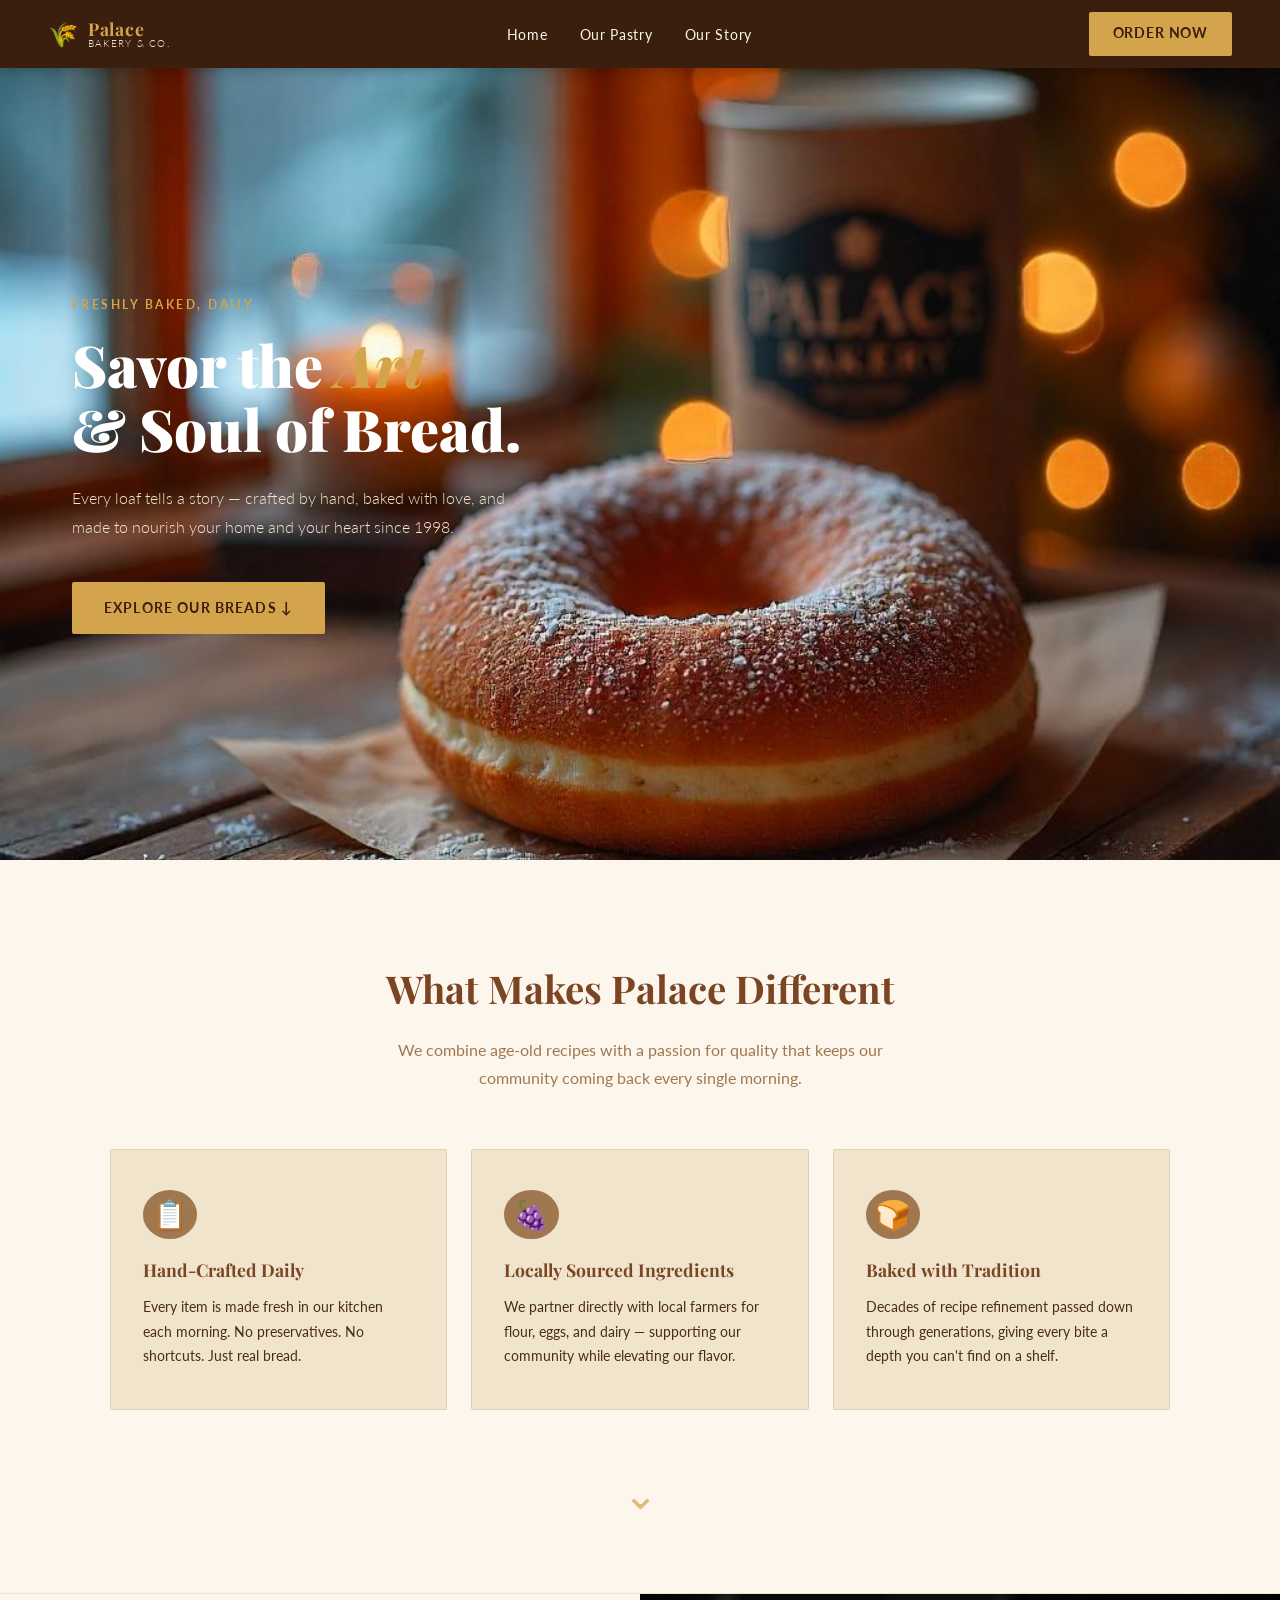
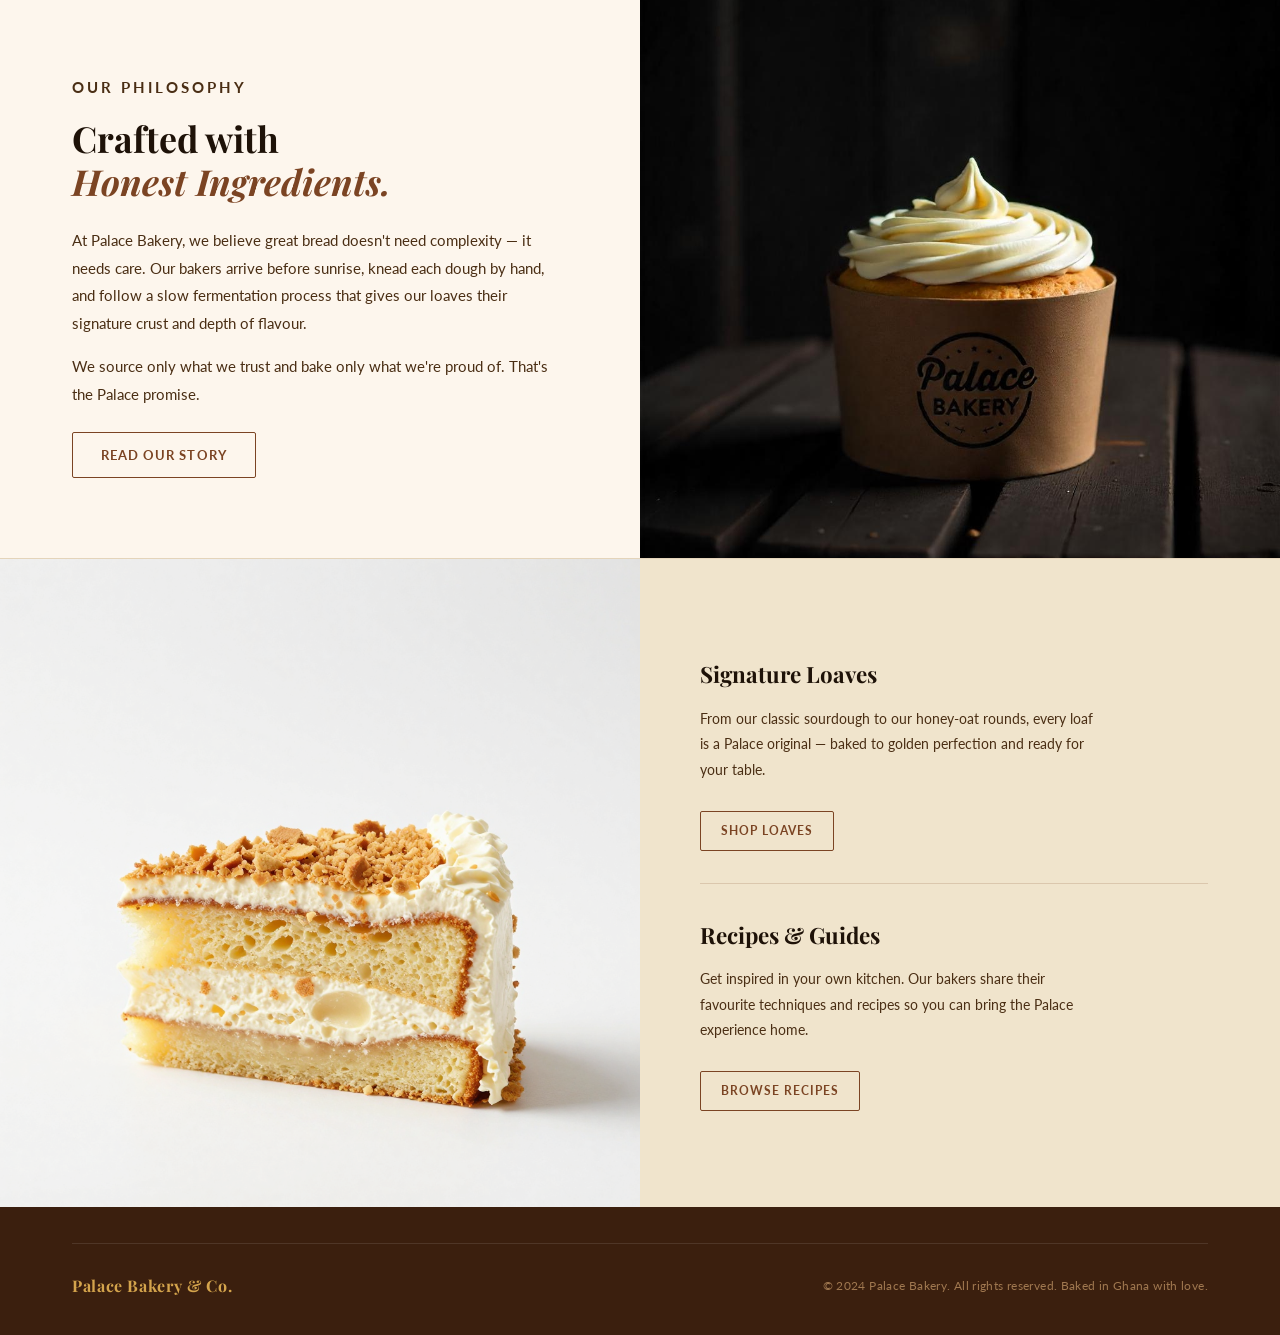
<file: index.html>
<!DOCTYPE html>
<html lang="en">
<head>
  <meta charset="UTF-8" />
  <meta name="viewport" content="width=device-width, initial-scale=1.0"/>
  <title>Palace Bakery - Home</title>
  <link rel="stylesheet" href="/css/home.css" />
  <link href="https://fonts.googleapis.com/css2?family=Playfair+Display:ital,wght@0,400;0,700;0,900;1,400&family=Lato:wght@300;400;700&display=swap" rel="stylesheet"/>
</head>
<body>

  <!-- NAVBAR -->
  <nav class="navbar">
    <div class="nav-logo">
      <div class="logo-icon">🌾</div>
      <div class="logo-text">
        <span class="logo-name">Palace</span>
        <span class="logo-sub">Bakery & Co.</span>
      </div>
    </div>
    <ul class="nav-links">
      <li><a href="/index.html">Home</a></li>
      <li><a href="/menu.html">Our Pastry</a></li>
      <li class="dropdown"><a href="/About-us.html">Our Story</a></li>
      
    </ul>
    <a href="#" class="nav-cta">Order Now</a>
  </nav>

  <!-- HERO -->
  <section class="hero">
    <div class="hero-content">
      <p class="hero-eyebrow">Freshly Baked, Daily</p>
      <h1 class="hero-title">Savor the <em>Art</em><br>&amp; Soul of Bread.</h1>
      <p class="hero-desc">Every loaf tells a story — crafted by hand, baked with love, and made to nourish your home and your heart since 1998.</p>
      <a href="#" class="btn-primary">Explore Our Breads ↓</a>
    </div>
  
  </section>

  <!-- WHY PALACE -->
  <section class="why-section">
    <h2 class="section-title">What Makes Palace Different</h2>
    <p class="section-sub">We combine age-old recipes with a passion for quality that keeps our community coming back every single morning.</p>
    <div class="why-cards">
      <div class="why-card">
        <div class="why-icon">📋</div>
        <h3>Hand-Crafted Daily</h3>
        <p>Every item is made fresh in our kitchen each morning. No preservatives. No shortcuts. Just real bread.</p>
      </div>
      <div class="why-card">
        <div class="why-icon">🍇</div>
        <h3>Locally Sourced Ingredients</h3>
        <p>We partner directly with local farmers for flour, eggs, and dairy — supporting our community while elevating our flavor.</p>
      </div>
      <div class="why-card">
        <div class="why-icon">🍞</div>
        <h3>Baked with Tradition</h3>
        <p>Decades of recipe refinement passed down through generations, giving every bite a depth you can't find on a shelf.</p>
      </div>
    </div>
    <div class="why-chevron">⌄</div>
  </section>

  <!-- ABOUT SPLIT -->
  <section class="about-section">
    <div class="about-text">
      <p class="about-label">Our Philosophy</p>
      <h2>Crafted with<br><em>Honest Ingredients.</em></h2>
      <p>At Palace Bakery, we believe great bread doesn't need complexity — it needs care. Our bakers arrive before sunrise, knead each dough by hand, and follow a slow fermentation process that gives our loaves their signature crust and depth of flavour.</p>
      <p>We source only what we trust and bake only what we're proud of. That's the Palace promise.</p>
      <a href="#" class="btn-outline">Read Our Story</a>
    </div>
    <div class="about-image-wrap">
      <!-- INSERT ABOUT IMAGE HERE -->
      <div class="img-placeholder about-img">
        
      </div>
    </div>
  </section>

  <!-- SIGNATURE + RECIPES -->
  <section class="feature-section">
    <div class="feature-image-wrap">
      <!-- INSERT FEATURE IMAGE HERE -->
      <div class="img-placeholder feature-img"></div>
    </div>
    <div class="feature-text">
      <div class="feature-block">
        <h3>Signature Loaves</h3>
        <p>From our classic sourdough to our honey-oat rounds, every loaf is a Palace original — baked to golden perfection and ready for your table.</p>
        <a href="#" class="btn-outline small">Shop Loaves</a>
      </div>
      <div class="divider"></div>
      <div class="feature-block">
        <h3>Recipes &amp; Guides</h3>
        <p>Get inspired in your own kitchen. Our bakers share their favourite techniques and recipes so you can bring the Palace experience home.</p>
        <a href="#" class="btn-outline small">Browse Recipes</a>
      </div>
    </div>
  </section>

  <!-- FOOTER -->
  <footer class="footer">
    <div class="footer-inner">
      <p class="footer-brand">Palace Bakery &amp; Co.</p>
      <p class="footer-copy">© 2024 Palace Bakery. All rights reserved. Baked in Ghana with love.</p>
    </div>
  </footer>

  <script src="/javascript/palace-bakery"></script>
</body>
</html>
</file>
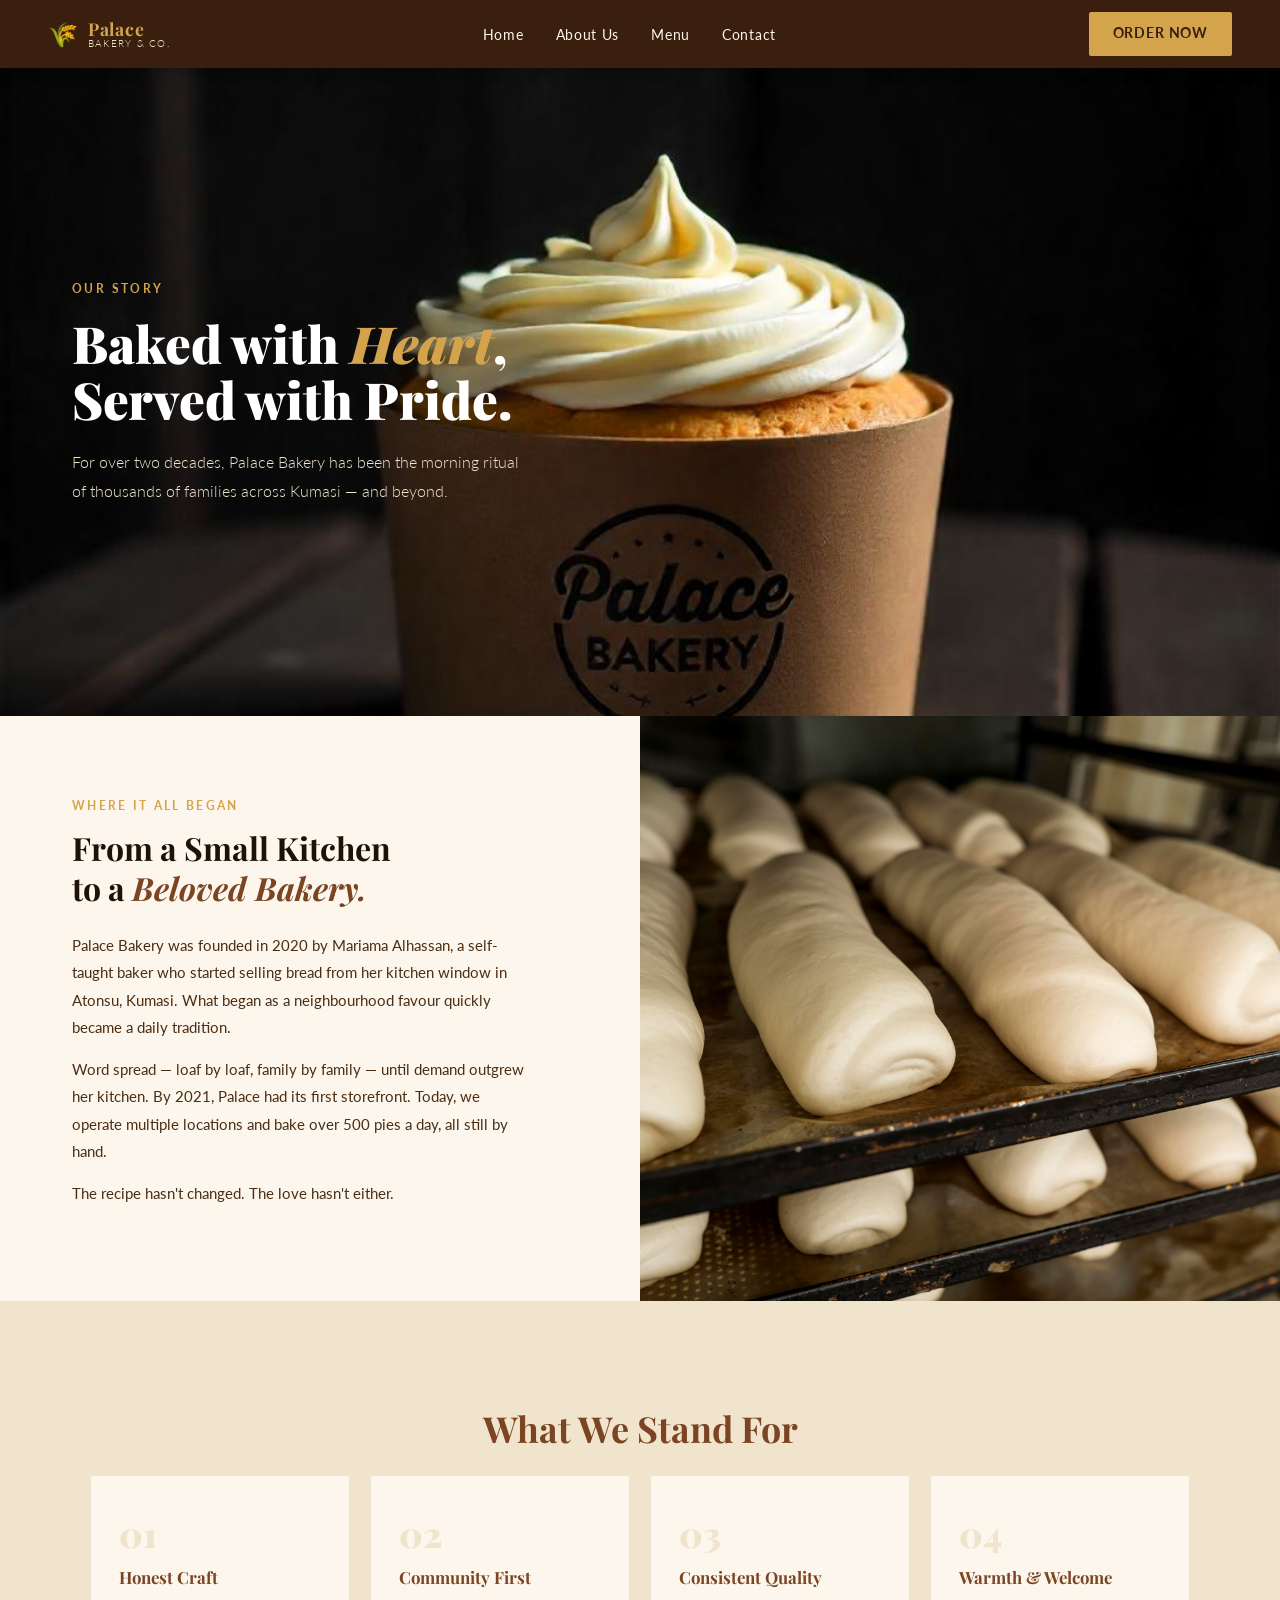
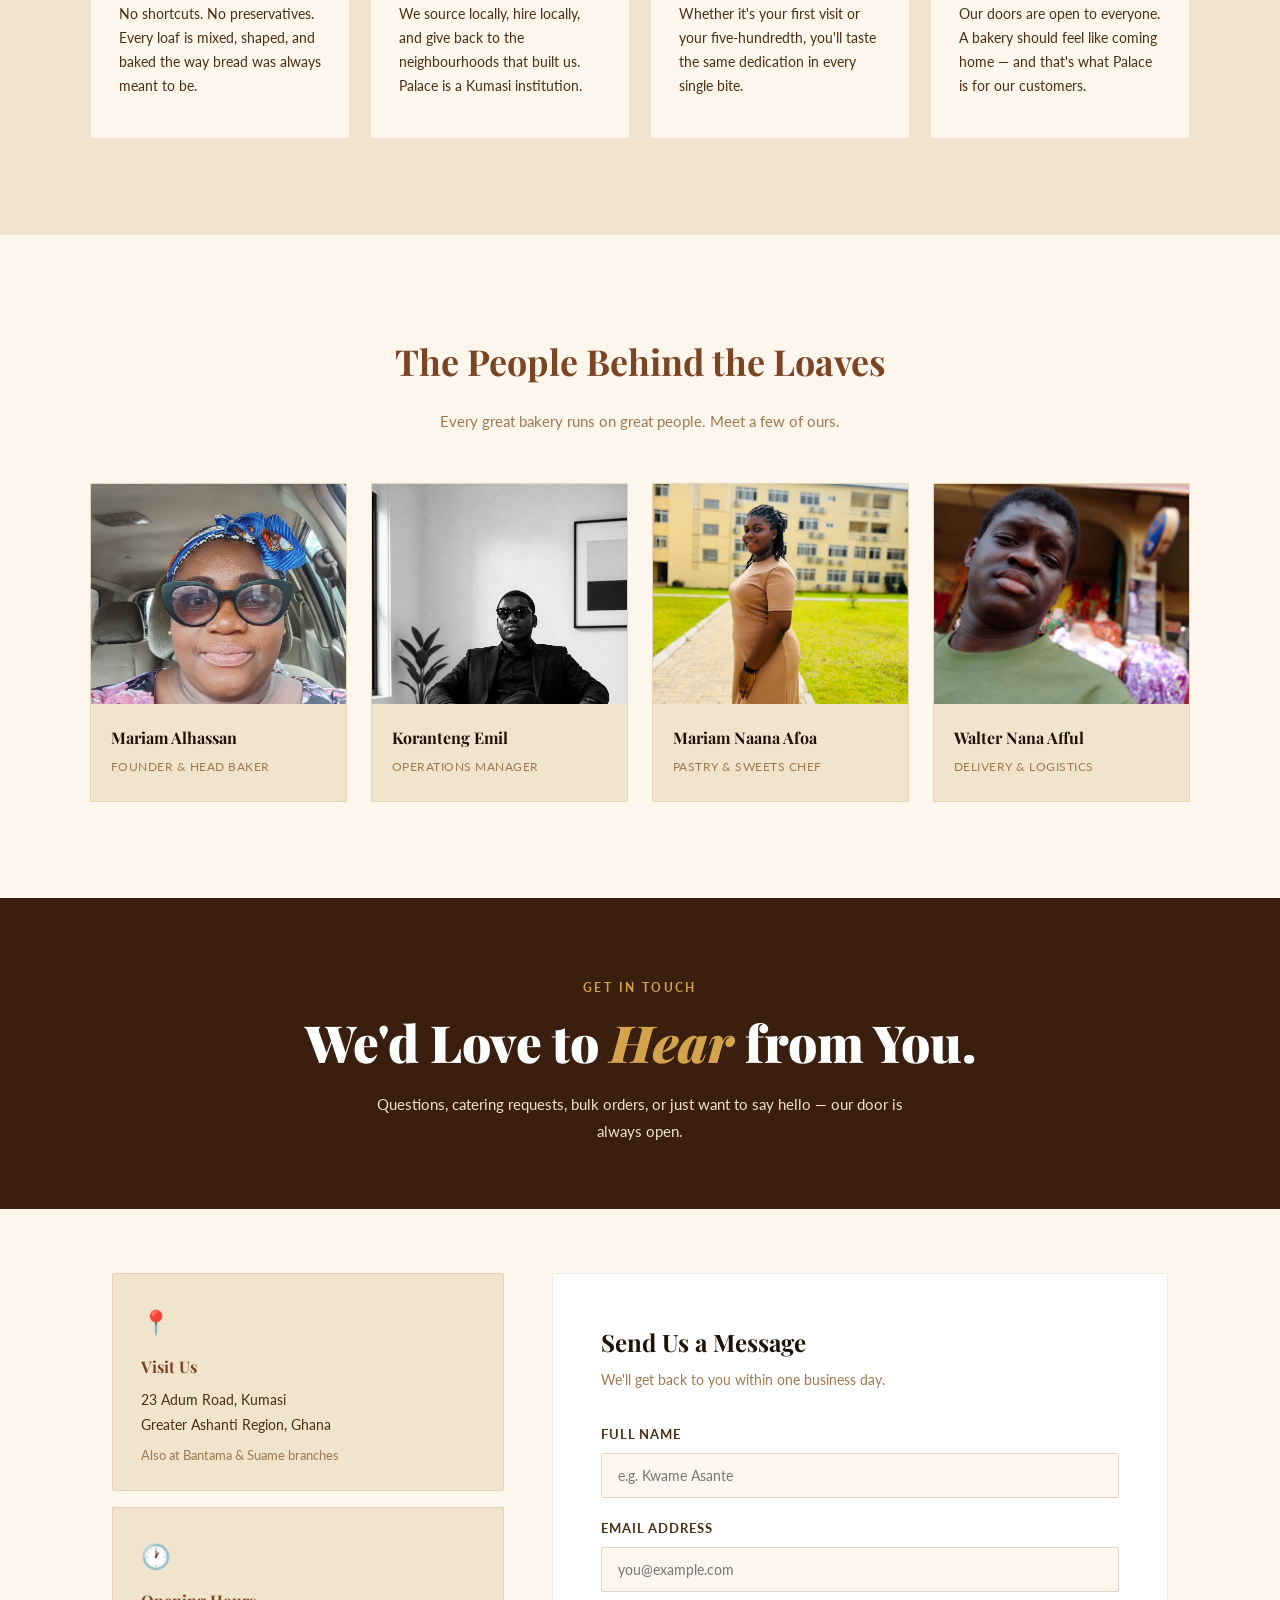
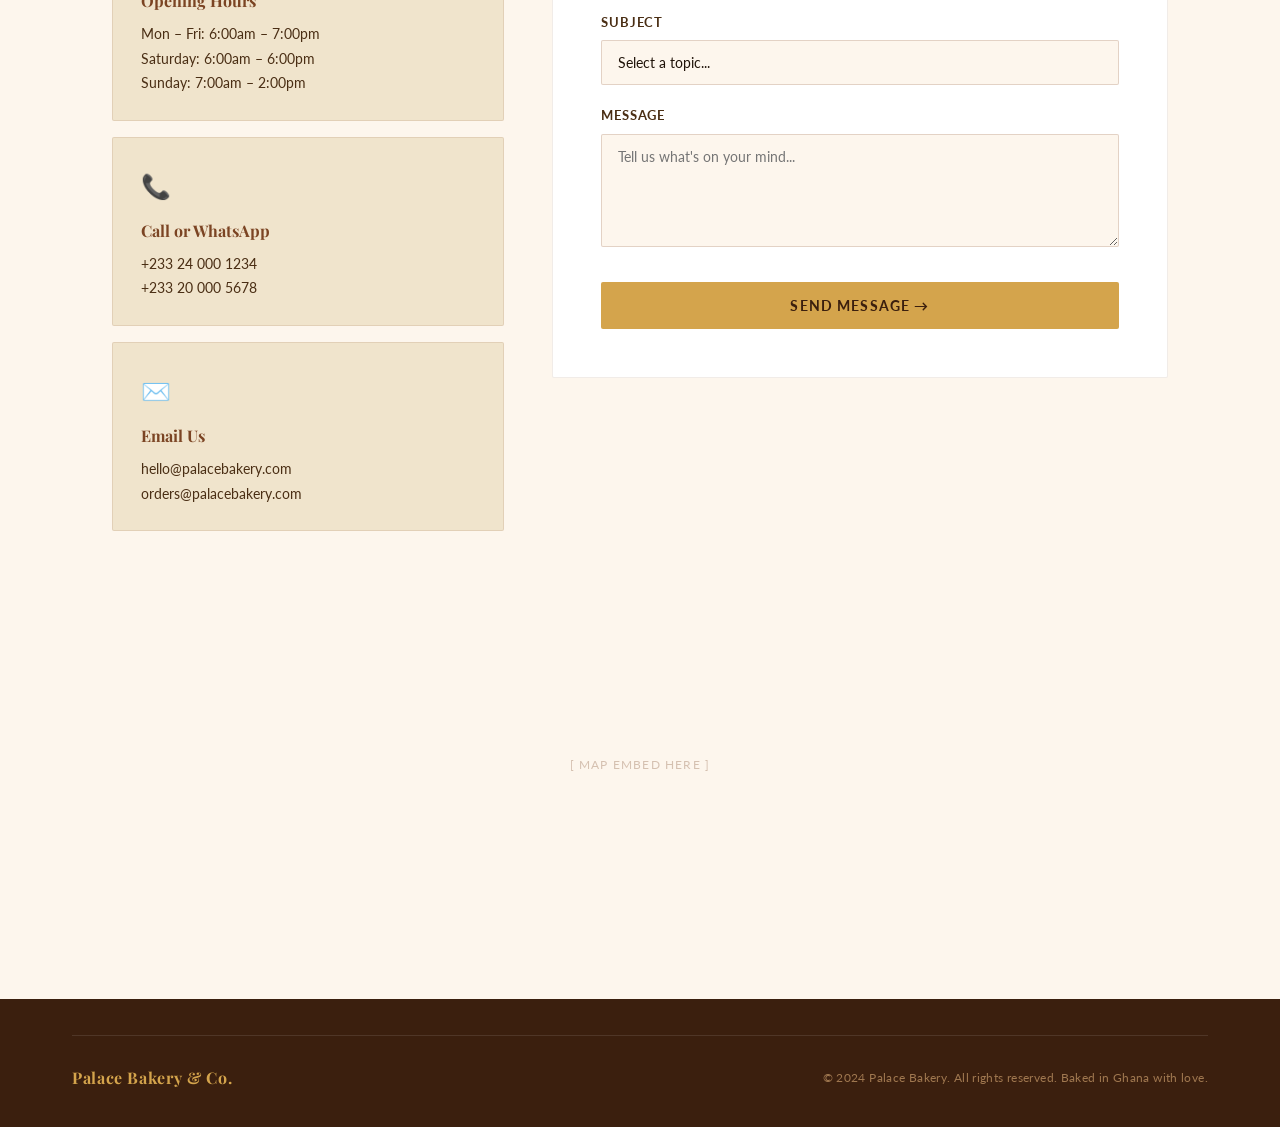
<file: About-us.html>
<!DOCTYPE html>
<html lang="en">
<head>
  <meta charset="UTF-8" />
  <meta name="viewport" content="width=device-width, initial-scale=1.0"/>
  <title>Palace Bakery - Our Story</title>
  <link rel="stylesheet" href="/css/about.css" />
  <link href="https://fonts.googleapis.com/css2?family=Playfair+Display:ital,wght@0,400;0,700;0,900;1,400&family=Lato:wght@300;400;700&display=swap" rel="stylesheet"/>
</head>
<body>

  <!-- NAVBAR -->
  <nav class="navbar">
    <div class="nav-logo">
      <div class="logo-icon">🌾</div>
      <div class="logo-text">
        <span class="logo-name">Palace</span>
        <span class="logo-sub">Bakery & Co.</span>
      </div>
    </div>
    <ul class="nav-links">
      <li><a href="/Home.html">Home</a></li>
      <li><a href="/About-us.html">About Us</a></li>
      <li><a href="/menu.html">Menu</a></li>
      <li><a href="#contact">Contact</a></li>
    </ul>
    <a href="#" class="nav-cta">Order Now</a>
  </nav>

  <!-- ===================== ABOUT US ===================== -->
  <section id="about" class="page-section about-page">

    <!-- Hero Banner -->
    <div class="page-banner">
      <div class="banner-content">
        <p class="banner-eyebrow">Our Story</p>
        <h1 class="banner-title">Baked with <em>Heart</em>,<br>Served with Pride.</h1>
        <p class="banner-desc">For over two decades, Palace Bakery has been the morning ritual of thousands of families across Kumasi — and beyond.</p>
      </div>
    
    </div>

    <!-- Founding Story -->
    <div class="about-story">
      <div class="story-text">
        <span class="label">Where It All Began</span>
        <h2>From a Small Kitchen<br>to a <em>Beloved Bakery.</em></h2>
        <p>Palace Bakery was founded in 2020 by Mariama Alhassan, a self-taught baker who started selling bread from her kitchen window in Atonsu, Kumasi. What began as a neighbourhood favour quickly became a daily tradition.</p>
        <p>Word spread — loaf by loaf, family by family — until demand outgrew her kitchen. By 2021, Palace had its first storefront. Today, we operate multiple locations and bake over 500 pies a day, all still by hand.</p>
        <p>The recipe hasn't changed. The love hasn't either.</p>
      </div>
      <div class="story-image">
        <!-- INSERT FOUNDER / KITCHEN IMAGE HERE -->
        <div class="img-placeholder story-img"> </div>
      </div>
    </div>

    <!-- Values -->
    <div class="values-section">
      <h2 class="section-title">What We Stand For</h2>
      <div class="values-grid">
        <div class="value-card">
          <div class="value-num">01</div>
          <h3>Honest Craft</h3>
          <p>No shortcuts. No preservatives. Every loaf is mixed, shaped, and baked the way bread was always meant to be.</p>
        </div>
        <div class="value-card">
          <div class="value-num">02</div>
          <h3>Community First</h3>
          <p>We source locally, hire locally, and give back to the neighbourhoods that built us. Palace is a Kumasi institution.</p>
        </div>
        <div class="value-card">
          <div class="value-num">03</div>
          <h3>Consistent Quality</h3>
          <p>Whether it's your first visit or your five-hundredth, you'll taste the same dedication in every single bite.</p>
        </div>
        <div class="value-card">
          <div class="value-num">04</div>
          <h3>Warmth & Welcome</h3>
          <p>Our doors are open to everyone. A bakery should feel like coming home — and that's what Palace is for our customers.</p>
        </div>
      </div>
    </div>

    <!-- Team -->
    <div class="team-section">
      <h2 class="section-title">The People Behind the Loaves</h2>
      <p class="section-sub">Every great bakery runs on great people. Meet a few of ours.</p>
      <div class="team-grid">
        
        <div class="team-card">
          <!-- INSERT TEAM PHOTO -->
          <div class="img-placeholder team-img"> 
            <img src="/img/she2.jpg"  >
          </div>

          <div class="team-info">
            <h4>Mariam Alhassan</h4>
            <p>Founder & Head Baker</p>
          </div>
        </div>

        <div class="team-card">
          <div class="img-placeholder team-img">
            <img src="/img/me2.jpeg" alt="">
          </div>
          <div class="team-info">
            <h4>Koranteng Emil</h4>
            <p>Operations Manager</p>
          </div>
        </div>

        <div class="team-card">
          <div class="img-placeholder team-img">
            <img src="/img/she3.jpg" alt="">
          </div>
          <div class="team-info">
            <h4> Mariam Naana Afoa</h4>
            <p>Pastry & Sweets Chef</p>
          </div>
        </div>

        <div class="team-card">
          <div class="img-placeholder team-img">
            <img src="/img/p1.jpg" alt="">
          </div>
          <div class="team-info">
            <h4> Walter Nana Afful</h4>
            <p>Delivery & Logistics</p>
          </div>
        </div>
      </div>

    </div>

  </section>


  <!-- ===================== CONTACT ===================== -->
  <section id="contact" class="page-section contact-page">

    <div class="contact-header">
      <p class="banner-eyebrow">Get In Touch</p>
      <h2 class="banner-title">We'd Love to <em>Hear</em> from You.</h2>
      <p class="section-sub">Questions, catering requests, bulk orders, or just want to say hello — our door is always open.</p>
    </div>

    <div class="contact-body">

      <!-- Info Cards -->
      <div class="contact-info">
        <div class="info-card">
          <div class="info-icon">📍</div>
          <h4>Visit Us</h4>
          <p>23 Adum Road, Kumasi<br>Greater Ashanti Region, Ghana</p>
          <p style="margin-top:6px; font-size:0.8rem; color:var(--text-light);">Also at Bantama & Suame branches</p>
        </div>
        <div class="info-card">
          <div class="info-icon">🕐</div>
          <h4>Opening Hours</h4>
          <p>Mon – Fri: 6:00am – 7:00pm<br>Saturday: 6:00am – 6:00pm<br>Sunday: 7:00am – 2:00pm</p>
        </div>
        <div class="info-card">
          <div class="info-icon">📞</div>
          <h4>Call or WhatsApp</h4>
          <p>+233 24 000 1234<br>+233 20 000 5678</p>
        </div>
        <div class="info-card">
          <div class="info-icon">✉️</div>
          <h4>Email Us</h4>
          <p>hello@palacebakery.com<br>orders@palacebakery.com</p>
        </div>
      </div>

      <!-- Contact Form -->
      <div class="contact-form-wrap">
        <h3>Send Us a Message</h3>
        <p class="form-sub">We'll get back to you within one business day.</p>

        <div class="form-group">
          <label>Full Name</label>
          <input type="text" placeholder="e.g. Kwame Asante" />
        </div>
        <div class="form-group">
          <label>Email Address</label>
          <input type="email" placeholder="you@example.com" />
        </div>
        <div class="form-group">
          <label>Subject</label>
          <select>
            <option value="">Select a topic...</option>
            <option>General Enquiry</option>
            <option>Bulk / Catering Order</option>
            <option>Feedback</option>
            <option>Partnership</option>
            <option>Other</option>
          </select>
        </div>
        <div class="form-group">
          <label>Message</label>
          <textarea rows="5" placeholder="Tell us what's on your mind..."></textarea>
        </div>
        <button class="submit-btn">Send Message →</button>
      </div>

    </div>

    <!-- Map Placeholder -->
    <div class="map-wrap">
      <div class="img-placeholder map-img">[ Map Embed Here ]</div>
    </div>

  </section>

  <!-- FOOTER -->
  <footer class="footer">
    <div class="footer-inner">
      <p class="footer-brand">Palace Bakery &amp; Co.</p>
      <p class="footer-copy">© 2024 Palace Bakery. All rights reserved. Baked in Ghana with love.</p>
    </div>
  </footer>

</body>
</html>
</file>
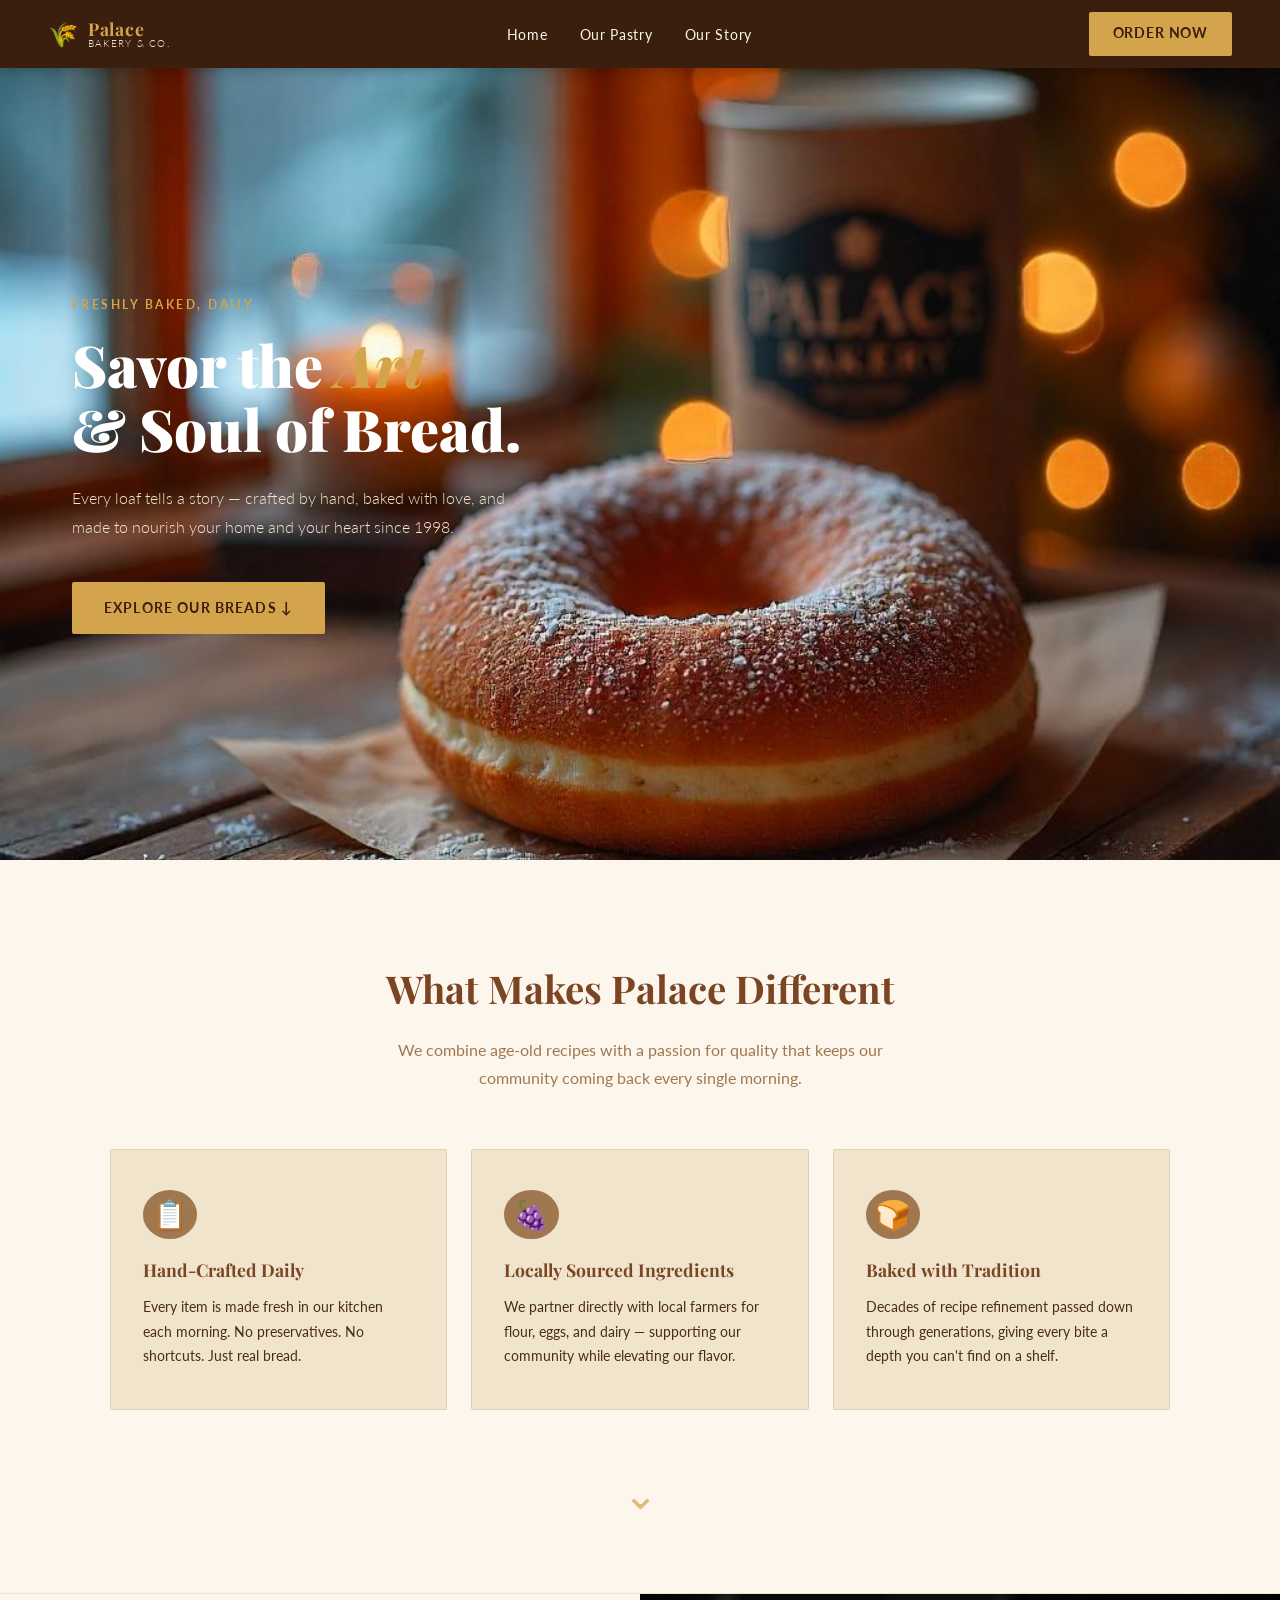
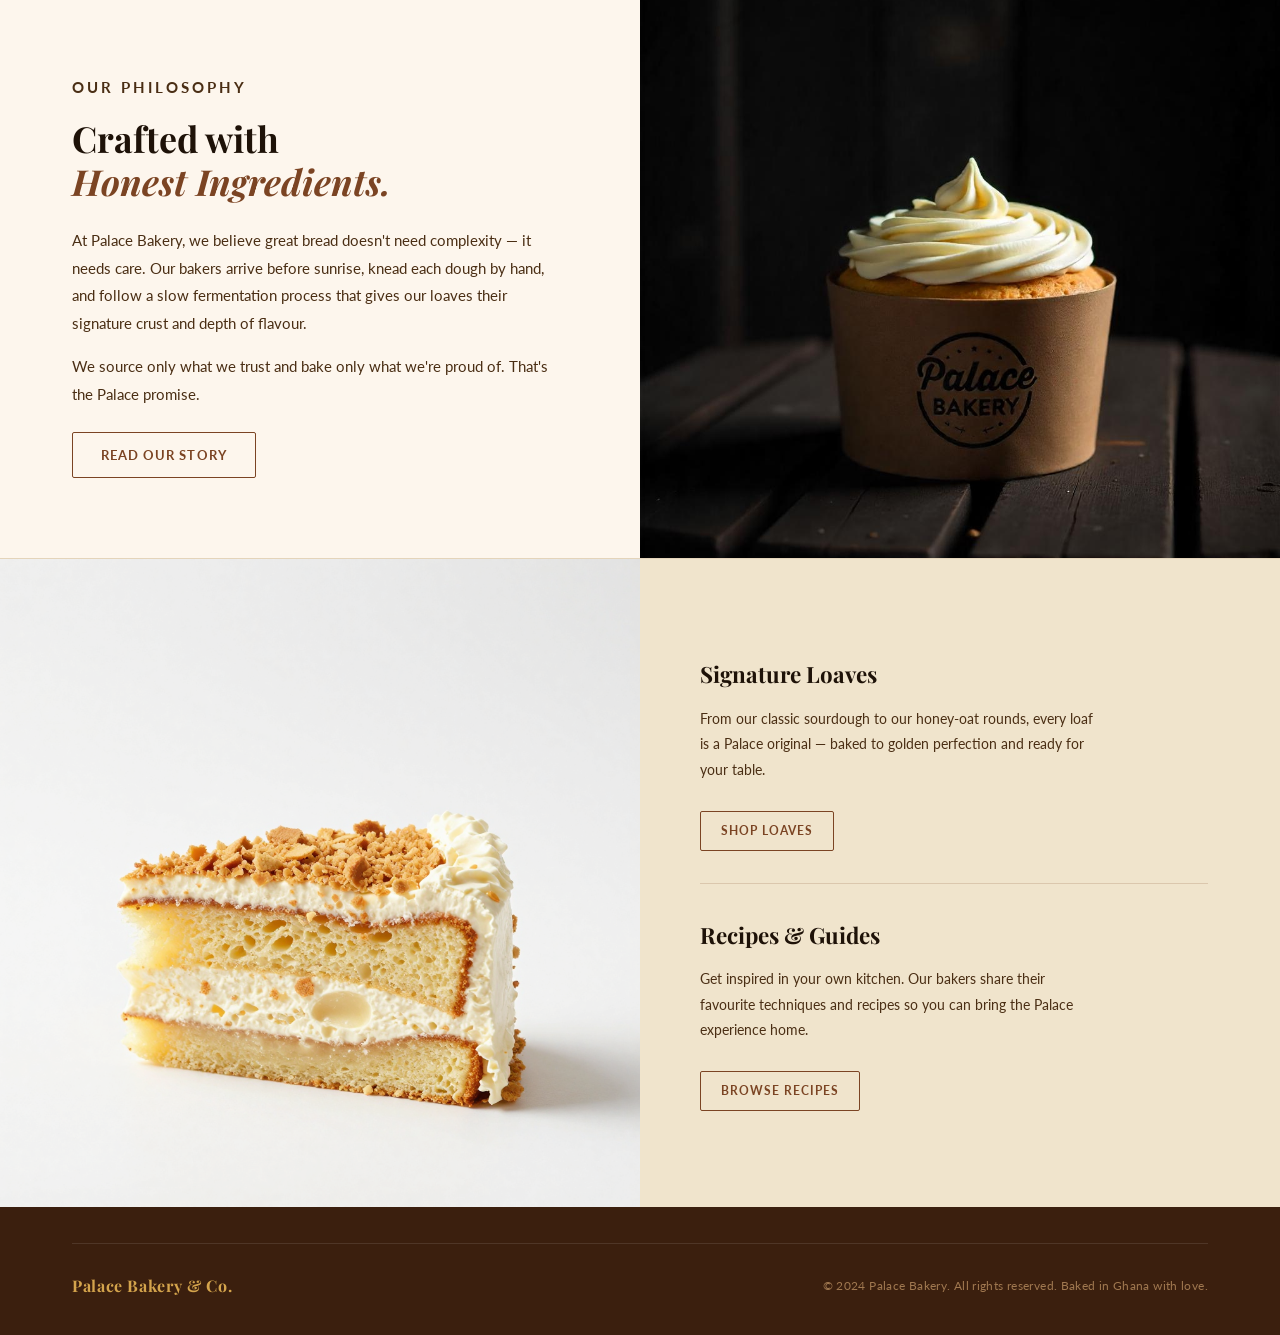
<file: Home.html>
<!DOCTYPE html>
<html lang="en">
<head>
  <meta charset="UTF-8" />
  <meta name="viewport" content="width=device-width, initial-scale=1.0"/>
  <title>Palace Bakery - Home</title>
  <link rel="stylesheet" href="/css/home.css" />
  <link href="https://fonts.googleapis.com/css2?family=Playfair+Display:ital,wght@0,400;0,700;0,900;1,400&family=Lato:wght@300;400;700&display=swap" rel="stylesheet"/>
</head>
<body>

  <!-- NAVBAR -->
  <nav class="navbar">
    <div class="nav-logo">
      <div class="logo-icon">🌾</div>
      <div class="logo-text">
        <span class="logo-name">Palace</span>
        <span class="logo-sub">Bakery & Co.</span>
      </div>
    </div>
    <ul class="nav-links">
      <li><a href="/Home.html">Home</a></li>
      <li><a href="/menu.html">Our Pastry</a></li>
      <li class="dropdown"><a href="/About-us.html">Our Story</a></li>
      
    </ul>
    <a href="#" class="nav-cta">Order Now</a>
  </nav>

  <!-- HERO -->
  <section class="hero">
    <div class="hero-content">
      <p class="hero-eyebrow">Freshly Baked, Daily</p>
      <h1 class="hero-title">Savor the <em>Art</em><br>&amp; Soul of Bread.</h1>
      <p class="hero-desc">Every loaf tells a story — crafted by hand, baked with love, and made to nourish your home and your heart since 1998.</p>
      <a href="#" class="btn-primary">Explore Our Breads ↓</a>
    </div>
  
  </section>

  <!-- WHY PALACE -->
  <section class="why-section">
    <h2 class="section-title">What Makes Palace Different</h2>
    <p class="section-sub">We combine age-old recipes with a passion for quality that keeps our community coming back every single morning.</p>
    <div class="why-cards">
      <div class="why-card">
        <div class="why-icon">📋</div>
        <h3>Hand-Crafted Daily</h3>
        <p>Every item is made fresh in our kitchen each morning. No preservatives. No shortcuts. Just real bread.</p>
      </div>
      <div class="why-card">
        <div class="why-icon">🍇</div>
        <h3>Locally Sourced Ingredients</h3>
        <p>We partner directly with local farmers for flour, eggs, and dairy — supporting our community while elevating our flavor.</p>
      </div>
      <div class="why-card">
        <div class="why-icon">🍞</div>
        <h3>Baked with Tradition</h3>
        <p>Decades of recipe refinement passed down through generations, giving every bite a depth you can't find on a shelf.</p>
      </div>
    </div>
    <div class="why-chevron">⌄</div>
  </section>

  <!-- ABOUT SPLIT -->
  <section class="about-section">
    <div class="about-text">
      <p class="about-label">Our Philosophy</p>
      <h2>Crafted with<br><em>Honest Ingredients.</em></h2>
      <p>At Palace Bakery, we believe great bread doesn't need complexity — it needs care. Our bakers arrive before sunrise, knead each dough by hand, and follow a slow fermentation process that gives our loaves their signature crust and depth of flavour.</p>
      <p>We source only what we trust and bake only what we're proud of. That's the Palace promise.</p>
      <a href="#" class="btn-outline">Read Our Story</a>
    </div>
    <div class="about-image-wrap">
      <!-- INSERT ABOUT IMAGE HERE -->
      <div class="img-placeholder about-img">
        
      </div>
    </div>
  </section>

  <!-- SIGNATURE + RECIPES -->
  <section class="feature-section">
    <div class="feature-image-wrap">
      <!-- INSERT FEATURE IMAGE HERE -->
      <div class="img-placeholder feature-img"></div>
    </div>
    <div class="feature-text">
      <div class="feature-block">
        <h3>Signature Loaves</h3>
        <p>From our classic sourdough to our honey-oat rounds, every loaf is a Palace original — baked to golden perfection and ready for your table.</p>
        <a href="#" class="btn-outline small">Shop Loaves</a>
      </div>
      <div class="divider"></div>
      <div class="feature-block">
        <h3>Recipes &amp; Guides</h3>
        <p>Get inspired in your own kitchen. Our bakers share their favourite techniques and recipes so you can bring the Palace experience home.</p>
        <a href="#" class="btn-outline small">Browse Recipes</a>
      </div>
    </div>
  </section>

  <!-- FOOTER -->
  <footer class="footer">
    <div class="footer-inner">
      <p class="footer-brand">Palace Bakery &amp; Co.</p>
      <p class="footer-copy">© 2024 Palace Bakery. All rights reserved. Baked in Ghana with love.</p>
    </div>
  </footer>

  <script src="/javascript/palace-bakery"></script>
</body>
</html>
</file>
<file: css/home.css>
/* ===========================
   PALACE BAKERY — Stylesheet
   =========================== */

:root {
  --brown-dark: #3b1f0e;
  --brown-mid: #7b4423;
  --brown-light: #c8813a;
  --gold: #d4a44c;
  --cream: #fdf6ed;
  --cream-dark: #f0e4cc;
  --text-dark: #1e1208;
  --text-mid: #4a2e14;
  --text-light: #a07850;
  --white: #ffffff;
  --font-display: 'Playfair Display', Georgia, serif;
  --font-body: 'Lato', sans-serif;
}

*, *::before, *::after {
  box-sizing: border-box;
  margin: 0;
  padding: 0;
}

html {
  scroll-behavior: smooth;
}

body {
  font-family: var(--font-body);
  background-color: var(--cream);
  color: var(--text-dark);
  line-height: 1.7;
}

/* ========== NAVBAR ========== */
.navbar {
  position: sticky;
  top: 0;
  z-index: 100;
  display: flex;
  align-items: center;
  justify-content: space-between;
  padding: 0 48px;
  height: 68px;
  background-color: var(--brown-dark);
  box-shadow: 0 2px 12px rgba(0,0,0,0.25);
}

.nav-logo {
  display: flex;
  align-items: center;
  gap: 10px;
  text-decoration: none;
}

.logo-icon {
  font-size: 1.5rem;
}

.logo-text {
  display: flex;
  flex-direction: column;
  line-height: 1.1;
}

.logo-name {
  font-family: var(--font-display);
  font-size: 1.1rem;
  font-weight: 700;
  color: var(--gold);
  letter-spacing: 0.04em;
}

.logo-sub {
  font-size: 0.65rem;
  color: var(--cream-dark);
  letter-spacing: 0.12em;
  text-transform: uppercase;
  font-weight: 300;
}

.nav-links {
  list-style: none;
  display: flex;
  gap: 32px;
}

.nav-links a {
  text-decoration: none;
  color: var(--cream);
  font-size: 0.88rem;
  letter-spacing: 0.05em;
  font-weight: 400;
  transition: color 0.2s;
}

.nav-links a:hover {
  color: var(--gold);
}

.nav-cta {
  background-color: var(--gold);
  color: var(--brown-dark);
  text-decoration: none;
  padding: 10px 24px;
  border-radius: 2px;
  font-size: 0.85rem;
  font-weight: 700;
  letter-spacing: 0.06em;
  text-transform: uppercase;
  transition: background 0.2s, transform 0.15s;
}

.nav-cta:hover {
  background-color: var(--brown-light);
  color: var(--white);
  transform: translateY(-1px);
}

/* ========== HERO ========== */
.hero {
  position: relative;
  display: grid;
  grid-template-columns: 1fr 1fr;
  min-height: 88vh;
  background-color: var(--brown-dark);
  overflow: hidden;
  background-image: url(/img/b2.jpeg);
  background-position: center;
  background-repeat: no-repeat;
  background-size: cover;
}

.hero-content {
  display: flex;
  flex-direction: column;
  justify-content: center;
  padding: 80px 60px 80px 72px;
  z-index: 2;
}

.hero-eyebrow {
  font-size: 0.78rem;
  text-transform: uppercase;
  letter-spacing: 0.2em;
  color: var(--gold);
  margin-bottom: 18px;
  font-weight: 700;
}

.hero-title {
  font-family: var(--font-display);
  font-size: clamp(2.6rem, 4.5vw, 4rem);
  font-weight: 900;
  color: var(--white);
  line-height: 1.1;
  margin-bottom: 24px;
}

.hero-title em {
  font-style: italic;
  color: var(--gold);
}

.hero-desc {
  font-size: 1rem;
  color: var(--cream-dark);
  max-width: 440px;
  margin-bottom: 40px;
  font-weight: 300;
  line-height: 1.8;
}

.btn-primary {
  display: inline-block;
  background-color: var(--gold);
  color: var(--brown-dark);
  text-decoration: none;
  padding: 14px 32px;
  font-weight: 700;
  font-size: 0.9rem;
  letter-spacing: 0.08em;
  text-transform: uppercase;
  border-radius: 2px;
  width: fit-content;
  transition: background 0.2s, transform 0.15s;
}

.btn-primary:hover {
  background-color: var(--brown-light);
  color: var(--white);
  transform: translateY(-2px);
}


@keyframes pulse {
  0%, 100% { transform: translateX(-50%) scale(1); opacity: 0.6; }
  50% { transform: translateX(-50%) scale(1.4); opacity: 1; }
}

/* ========== WHY SECTION ========== */
.why-section {
  background-color: var(--cream);
  text-align: center;
  padding: 96px 72px 64px;
}

.section-title {
  font-family: var(--font-display);
  font-size: clamp(1.8rem, 3vw, 2.6rem);
  font-weight: 700;
  color: var(--brown-mid);
  margin-bottom: 16px;
}

.section-sub {
  max-width: 560px;
  margin: 0 auto 56px;
  color: var(--text-light);
  font-size: 0.97rem;
  line-height: 1.8;
}

.why-cards {
  display: grid;
  grid-template-columns: repeat(3, 1fr);
  gap: 24px;
  max-width: 1060px;
  margin: 0 auto;
}

.why-card {
  background-color: var(--cream-dark);
  padding: 40px 32px;
  border-radius: 2px;
  border: 1px solid rgba(123, 68, 35, 0.12);
  text-align: left;
  transition: transform 0.2s, box-shadow 0.2s;
}

.why-card:hover {
  transform: translateY(-4px);
  box-shadow: 0 12px 32px rgba(59, 31, 14, 0.1);
}

.why-icon {
  font-size: 1.8rem;
  margin-bottom: 16px;
  text-align: center;
  width: 20%;
  background-color: #a07850;
  border-radius: 50%;
}

.why-card h3 {
  font-family: var(--font-display);
  font-size: 1.1rem;
  font-weight: 700;
  color: var(--brown-mid);
  margin-bottom: 10px;
}

.why-card p {
  font-size: 0.88rem;
  color: var(--text-mid);
  line-height: 1.75;
}

.why-chevron {
  margin-top: 48px;
  font-size: 2.6rem;
  color: var(--gold);
  opacity: 0.7;
  animation: bob 2s infinite;
}

@keyframes bob {
  0%, 100% { transform: translateY(0); }
  50% { transform: translateY(6px); }
}

/* ========== ABOUT SPLIT ========== */
.about-section {
  display: grid;
  grid-template-columns: 1fr 1fr;
  min-height: 540px;
  background-color: var(--cream);
  border-top: 1px solid var(--cream-dark);
}

.about-text {
  padding: 80px 64px 80px 72px;
  display: flex;
  flex-direction: column;
  justify-content: center;
}

.about-label {
  font-size: 0.72rem;
  text-transform: uppercase;
  letter-spacing: 0.2em;
  color: var(--gold);
  font-weight: 700;
  margin-bottom: 14px;
}

.about-text h2 {
  font-family: var(--font-display);
  font-size: clamp(1.8rem, 2.8vw, 2.4rem);
  font-weight: 700;
  color: var(--text-dark);
  line-height: 1.2;
  margin-bottom: 24px;
}

.about-text h2 em {
  font-style: italic;
  color: var(--brown-mid);
}

.about-text p {
  font-size: 0.93rem;
  color: var(--text-mid);
  line-height: 1.85;
  margin-bottom: 16px;
  max-width: 480px;
}

.btn-outline {
  display: inline-block;
  border: 1.5px solid var(--brown-mid);
  color: var(--brown-mid);
  text-decoration: none;
  padding: 11px 28px;
  font-size: 0.82rem;
  font-weight: 700;
  letter-spacing: 0.08em;
  text-transform: uppercase;
  border-radius: 2px;
  width: fit-content;
  margin-top: 8px;
  transition: background 0.2s, color 0.2s;
}

.btn-outline:hover {
  background-color: var(--brown-mid);
  color: var(--white);
}

.btn-outline.small {
  padding: 8px 20px;
  font-size: 0.78rem;
}

.about-image-wrap {
  position: relative;
  overflow: hidden;
  background-color: #fdf6ed;
  background-image: url(/img/p10.jpeg);
  background-position: center;
  background-repeat: no-repeat;
  background-size: cover;
  
  
  
 
}

.about-img {
  min-height: 440px;
  
  
}

/* ========== FEATURE SECTION ========== */
.feature-section {
  display: grid;
  grid-template-columns: 1fr 1fr;
  min-height: 520px;
  background-color: var(--cream-dark);
  border-top: 1px solid rgba(123, 68, 35, 0.1);
}

.feature-image-wrap {
  position: relative;
  overflow: hidden;
  background-image: url(/img/cake1.png);
  background-position: center;
  background-repeat: no-repeat;
  background-size: cover;
}

.feature-img {
  min-height: 100%;
}

.feature-text {
  padding: 64px 72px 64px 60px;
  display: flex;
  flex-direction: column;
  justify-content: center;
  gap: 0;
}

.feature-block {
  padding: 32px 0;
}

.feature-block h3 {
  font-family: var(--font-display);
  font-size: 1.4rem;
  font-weight: 700;
  color: var(--text-dark);
  margin-bottom: 12px;
}

.feature-block p {
  font-size: 0.9rem;
  color: var(--text-mid);
  line-height: 1.8;
  margin-bottom: 20px;
  max-width: 400px;
}

.divider {
  height: 1px;
  background-color: rgba(123, 68, 35, 0.18);
  width: 100%;
}

/* ========== FOOTER ========== */
.footer {
  background-color: var(--brown-dark);
  padding: 36px 72px;
}

.footer-inner {
  display: flex;
  align-items: center;
  justify-content: space-between;
  border-top: 1px solid rgba(255,255,255,0.1);
  padding-top: 28px;
}

.footer-brand {
  font-family: var(--font-display);
  font-size: 1rem;
  color: var(--gold);
  font-weight: 700;
  letter-spacing: 0.04em;
}

.footer-copy {
  font-size: 0.78rem;
  color: var(--text-light);
  letter-spacing: 0.03em;
}

/* ========== RESPONSIVE ========== */
@media (max-width: 900px) {
  .navbar {
    padding: 0 24px;
  }

  .nav-links {
    display: none;
  }

  .hero {
    grid-template-columns: 1fr;
  }

  .hero-content {
    padding: 60px 32px;
  }

  .hero-image-wrap {
    min-height: 300px;
  }

  .why-section {
    padding: 64px 24px 48px;
  }

  .why-cards {
    grid-template-columns: 1fr;
  }

  .about-section,
  .feature-section {
    grid-template-columns: 1fr;
  }

  .about-text {
    padding: 56px 32px;
  }

  .about-img,
  .feature-img {
    min-height: 300px;
  }

  .feature-text {
    padding: 48px 32px;
  }

  .footer-inner {
    flex-direction: column;
    gap: 10px;
    text-align: center;
  }
}
</file>
<file: css/about.css>
/* ===================================
   PALACE BAKERY — Pages Stylesheet
   About Us | Menu | Contact Us
   =================================== */

:root {
  --brown-dark: #3b1f0e;
  --brown-mid: #7b4423;
  --brown-light: #c8813a;
  --gold: #d4a44c;
  --cream: #fdf6ed;
  --cream-dark: #f0e4cc;
  --text-dark: #1e1208;
  --text-mid: #4a2e14;
  --text-light: #a07850;
  --white: #ffffff;
  --font-display: 'Playfair Display', Georgia, serif;
  --font-body: 'Lato', sans-serif;
}

*, *::before, *::after {
  box-sizing: border-box;
  margin: 0;
  padding: 0;
}

html { scroll-behavior: smooth; }

body {
  font-family: var(--font-body);
  background-color: var(--cream);
  color: var(--text-dark);
  line-height: 1.7;
}

/* ========== SHARED UTILITIES ========== */
.img-placeholder {
 
  display: flex;
  align-items: center;
  justify-content: center;
  color: rgba(123, 68, 35, 0.3);
  font-size: 0.75rem;
  letter-spacing: 0.1em;
  text-transform: uppercase;
  width: 100%;
  height: 100%;
}


.section-title {
  font-family: var(--font-display);
  font-size: clamp(1.7rem, 2.8vw, 2.4rem);
  font-weight: 700;
  color: var(--brown-mid);
  margin-bottom: 16px;
  text-align: center;
}

.section-sub {
  max-width: 560px;
  margin: 0 auto 48px;
  color: var(--text-light);
  font-size: 0.95rem;
  line-height: 1.8;
  text-align: center;
}

.label {
  display: inline-block;
  font-size: 0.72rem;
  text-transform: uppercase;
  letter-spacing: 0.2em;
  color: var(--gold);
  font-weight: 700;
  margin-bottom: 12px;
}

.banner-eyebrow {
  font-size: 0.75rem;
  text-transform: uppercase;
  letter-spacing: 0.2em;
  color: var(--gold);
  font-weight: 700;
  margin-bottom: 16px;
}

.banner-title {
  font-family: var(--font-display);
  font-size: clamp(2.2rem, 4vw, 3.4rem);
  font-weight: 900;
  line-height: 1.1;
  margin-bottom: 20px;
}

.banner-desc {
  font-size: 1rem;
  line-height: 1.8;
  max-width: 460px;
  font-weight: 300;
}

.page-section {
  padding: 0;
}

/* ========== NAVBAR ========== */
.navbar {
  position: sticky;
  top: 0;
  z-index: 100;
  display: flex;
  align-items: center;
  justify-content: space-between;
  padding: 0 48px;
  height: 68px;
  background-color: var(--brown-dark);
  box-shadow: 0 2px 12px rgba(0,0,0,0.25);
}

.nav-logo {
  display: flex;
  align-items: center;
  gap: 10px;
  text-decoration: none;
}

.logo-icon { font-size: 1.5rem; }

.logo-text {
  display: flex;
  flex-direction: column;
  line-height: 1.1;
}

.logo-name {
  font-family: var(--font-display);
  font-size: 1.1rem;
  font-weight: 700;
  color: var(--gold);
  letter-spacing: 0.04em;
}

.logo-sub {
  font-size: 0.65rem;
  color: var(--cream-dark);
  letter-spacing: 0.12em;
  text-transform: uppercase;
  font-weight: 300;
}

.nav-links {
  list-style: none;
  display: flex;
  gap: 32px;
}

.nav-links a {
  text-decoration: none;
  color: var(--cream);
  font-size: 0.88rem;
  letter-spacing: 0.05em;
  font-weight: 400;
  transition: color 0.2s;
}

.nav-links a:hover { color: var(--gold); }

.nav-cta {
  background-color: var(--gold);
  color: var(--brown-dark);
  text-decoration: none;
  padding: 10px 24px;
  border-radius: 2px;
  font-size: 0.85rem;
  font-weight: 700;
  letter-spacing: 0.06em;
  text-transform: uppercase;
  transition: background 0.2s, transform 0.15s;
}

.nav-cta:hover {
  background-color: var(--brown-light);
  color: var(--white);
  transform: translateY(-1px);
}

/* ========== ABOUT PAGE ========== */
.about-page { background-color: var(--cream); }

/* Banner */
.page-banner {
  display: grid;
  grid-template-columns: 1fr 1fr;
  min-height: 72vh;
  
  background-image: url(/img/p10.jpeg);
  background-position: right;
  background-repeat: no-repeat;
  background-size: cover;
  
}

.banner-content {
  display: flex;
  flex-direction: column;
  justify-content: center;
  padding: 72px 64px 72px 72px;
  color: var(--white);
}

.banner-content .banner-title em {
  font-style: italic;
  color: var(--gold);
}

.banner-content .banner-desc {
  color: var(--cream-dark);
}

.banner-img-wrap {
  overflow: hidden;
}

.banner-img { min-height: 100%; }

/* Founding Story */
.about-story {
  display: grid;
  grid-template-columns: 1fr 1fr;
  gap: 0;
  min-height: 520px;
  border-bottom: 1px solid var(--cream-dark);
}

.story-text {
  padding: 80px 64px 80px 72px;
  display: flex;
  flex-direction: column;
  justify-content: center;
}

.story-text h2 {
  font-family: var(--font-display);
  font-size: clamp(1.6rem, 2.5vw, 2.2rem);
  font-weight: 700;
  color: var(--text-dark);
  line-height: 1.25;
  margin-bottom: 24px;
}

.story-text h2 em {
  font-style: italic;
  color: var(--brown-mid);
}

.story-text p {
  font-size: 0.93rem;
  color: var(--text-mid);
  line-height: 1.85;
  margin-bottom: 14px;
  max-width: 460px;
}

.story-image {
  overflow: hidden;
  background-image: url(/img/bread.jpg);
  background-position: center;
  background-repeat: no-repeat;
  background-size: cover;
 


}

.story-img { min-height: 100%; 


}

/* Values */
.values-section {
  padding: 96px 72px;
  background-color: var(--cream-dark);
  text-align: center;
}

.values-grid {
  display: grid;
  grid-template-columns: repeat(4, 1fr);
  gap: 20px;
  max-width: 1100px;
  margin: 0 auto;
}

.value-card {
  background-color: var(--cream);
  padding: 40px 28px;
  border-radius: 2px;
  text-align: left;
  border: 1px solid rgba(123, 68, 35, 0.1);
  transition: transform 0.2s, box-shadow 0.2s;
}

.value-card:hover {
  transform: translateY(-4px);
  box-shadow: 0 12px 28px rgba(59, 31, 14, 0.1);
}

.value-num {
  font-family: var(--font-display);
  font-size: 2.2rem;
  font-weight: 900;
  color: var(--cream-dark);
  margin-bottom: 12px;
  line-height: 1;
}

.value-card h3 {
  font-family: var(--font-display);
  font-size: 1.05rem;
  font-weight: 700;
  color: var(--brown-mid);
  margin-bottom: 10px;
}

.value-card p {
  font-size: 0.86rem;
  color: var(--text-mid);
  line-height: 1.75;
}

/* Team */
.team-section {
  padding: 96px 72px;
  background-color: var(--cream);
  text-align: center;
}

.team-grid {
  display: grid;
  grid-template-columns: repeat(4, 1fr);
  gap: 24px;
  max-width: 1100px;
  margin: 0 auto;
}

.team-card {
  overflow: hidden;
  border-radius: 2px;
  border: 1px solid rgba(123, 68, 35, 0.1);
  background-color: var(--cream-dark);
  transition: transform 0.2s;
}

.team-card:hover { transform: translateY(-4px); }

.team-img {
  height: 220px;
  width: 100%;
  background-color: red;
  overflow: hidden;
}

.team-img img{
   object-fit: cover;
   width: 100%;
   height: 100%;
}

.team-info {
  padding: 20px 20px 24px;
  text-align: left;
}

.team-info h4 {
  font-family: var(--font-display);
  font-size: 1rem;
  font-weight: 700;
  color: var(--text-dark);
  margin-bottom: 4px;
}

.team-info p {
  font-size: 0.78rem;
  color: var(--text-light);
  letter-spacing: 0.04em;
  text-transform: uppercase;
}

/* ========== CONTACT PAGE ========== */
.contact-page {
  background-color: var(--cream);
}

.contact-header {
  background-color: var(--brown-dark);
  text-align: center;
  padding: 80px 72px 64px;
  color: var(--white);
}

.contact-header .banner-title em {
  color: var(--gold);
  font-style: italic;
}

.contact-header .section-sub {
  color: var(--cream-dark);
  margin-bottom: 0;
}

.contact-body {
  display: grid;
  grid-template-columns: 1fr 1.4fr;
  gap: 0;
  max-width: 1200px;
  margin: 64px auto;
  padding: 0 72px;
  align-items: start;
}

/* Info Cards */
.contact-info {
  display: flex;
  flex-direction: column;
  gap: 16px;
  padding-right: 48px;
}

.info-card {
  background-color: var(--cream-dark);
  border: 1px solid rgba(123, 68, 35, 0.12);
  padding: 28px 28px 24px;
  border-radius: 2px;
}

.info-icon {
  font-size: 1.5rem;
  margin-bottom: 10px;
}

.info-card h4 {
  font-family: var(--font-display);
  font-size: 1rem;
  font-weight: 700;
  color: var(--brown-mid);
  margin-bottom: 8px;
}

.info-card p {
  font-size: 0.88rem;
  color: var(--text-mid);
  line-height: 1.75;
}

/* Form */
.contact-form-wrap {
  background-color: var(--white);
  border: 1px solid rgba(123, 68, 35, 0.1);
  padding: 48px;
  border-radius: 2px;
}

.contact-form-wrap h3 {
  font-family: var(--font-display);
  font-size: 1.5rem;
  font-weight: 700;
  color: var(--text-dark);
  margin-bottom: 6px;
}

.form-sub {
  font-size: 0.85rem;
  color: var(--text-light);
  margin-bottom: 32px;
}

.form-group {
  margin-bottom: 20px;
}

.form-group label {
  display: block;
  font-size: 0.8rem;
  font-weight: 700;
  letter-spacing: 0.07em;
  text-transform: uppercase;
  color: var(--text-mid);
  margin-bottom: 7px;
}

.form-group input,
.form-group select,
.form-group textarea {
  width: 100%;
  padding: 13px 16px;
  border: 1.5px solid rgba(123, 68, 35, 0.2);
  border-radius: 2px;
  font-family: var(--font-body);
  font-size: 0.9rem;
  color: var(--text-dark);
  background-color: var(--cream);
  transition: border-color 0.2s;
  outline: none;
  appearance: none;
}

.form-group input:focus,
.form-group select:focus,
.form-group textarea:focus {
  border-color: var(--gold);
  background-color: var(--white);
}

.form-group textarea {
  resize: vertical;
}

.submit-btn {
  width: 100%;
  padding: 15px;
  background-color: var(--gold);
  color: var(--brown-dark);
  border: none;
  font-family: var(--font-body);
  font-size: 0.9rem;
  font-weight: 700;
  letter-spacing: 0.08em;
  text-transform: uppercase;
  border-radius: 2px;
  cursor: pointer;
  margin-top: 8px;
  transition: background 0.2s, transform 0.15s;
}

.submit-btn:hover {
  background-color: var(--brown-mid);
  color: var(--white);
  transform: translateY(-1px);
}

/* Map */
.map-wrap {
  max-width: 1200px;
  margin: 0 auto 64px;
  padding: 0 72px;
}

.map-img {
  height: 340px;
  border-radius: 2px;
}

/* ========== FOOTER ========== */
.footer {
  background-color: var(--brown-dark);
  padding: 36px 72px;
}

.footer-inner {
  display: flex;
  align-items: center;
  justify-content: space-between;
  border-top: 1px solid rgba(255,255,255,0.1);
  padding-top: 28px;
}

.footer-brand {
  font-family: var(--font-display);
  font-size: 1rem;
  color: var(--gold);
  font-weight: 700;
  letter-spacing: 0.04em;
}

.footer-copy {
  font-size: 0.78rem;
  color: var(--text-light);
  letter-spacing: 0.03em;
}

/* ========== RESPONSIVE ========== */
@media (max-width: 1024px) {
  .values-grid,
  .team-grid {
    grid-template-columns: repeat(2, 1fr);
  }

  .menu-grid,
  .drinks-grid {
    grid-template-columns: repeat(2, 1fr);
  }

  .contact-body {
    grid-template-columns: 1fr;
    padding: 0 40px;
  }

  .contact-info {
    padding-right: 0;
    display: grid;
    grid-template-columns: repeat(2, 1fr);
  }
}

@media (max-width: 768px) {
  .navbar {
    padding: 0 24px;
  }

  .nav-links { display: none; }

  .page-banner,
  .about-story {
    grid-template-columns: 1fr;
  }

  .banner-content {
    padding: 56px 32px;
  }

  .banner-img-wrap { min-height: 280px; }

  .story-text {
    padding: 56px 32px;
  }

  .story-image { min-height: 280px; }

  .values-section,
  .team-section,
  .menu-category {
    padding-left: 24px;
    padding-right: 24px;
  }

  .values-grid,
  .team-grid,
  .menu-grid,
  .drinks-grid {
    grid-template-columns: 1fr;
  }

  .contact-body {
    padding: 0 24px;
  }

  .contact-info {
    grid-template-columns: 1fr;
  }

  .contact-form-wrap {
    padding: 32px 24px;
  }

  .map-wrap {
    padding: 0 24px;
  }

  .footer {
    padding: 28px 24px;
  }

  .footer-inner {
    flex-direction: column;
    gap: 10px;
    text-align: center;
  }

  .contact-header,
  .menu-header {
    padding: 60px 24px 48px;
  }
}
</file>
